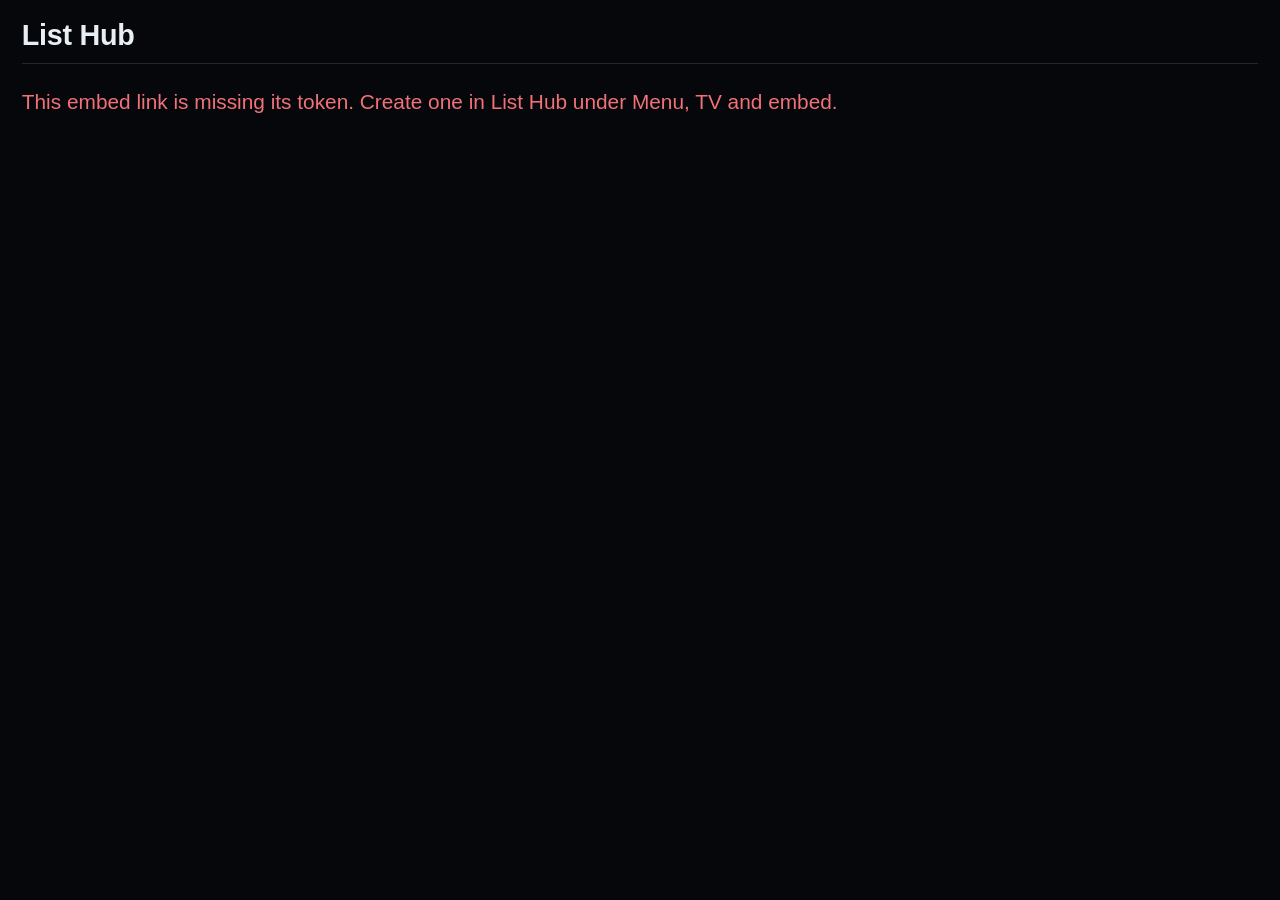
<file: embed.html>
<!DOCTYPE html>
<html lang="en">
<head>
  <meta charset="UTF-8">
  <meta name="viewport" content="width=device-width, initial-scale=1, viewport-fit=cover">
  <meta name="referrer" content="no-referrer">
  <meta name="robots" content="noindex, nofollow">
  <meta name="theme-color" content="#05070a">
  <title>List Hub</title>
  <meta name="list-hub-build" content="lh8-embed">
  <link rel="preconnect" href="https://dphkvcdohqsvefbdhsfx.supabase.co" crossorigin>
  <link rel="stylesheet" href="embed.css">
  <script src="categories.js" defer></script>
  <script src="embed.js" defer></script>
</head>
<body class="theme-dark">
  <main id="embed" class="embed" aria-live="polite">
    <header class="e-head">
      <h1 id="e-title">List</h1>
      <div class="e-meta"><span id="e-count"></span><span id="e-updated"></span></div>
    </header>
    <div id="e-msg" class="e-msg">Loading the list…</div>
    <div id="e-list" class="e-list"></div>
  </main>
</body>
</html>
</file>
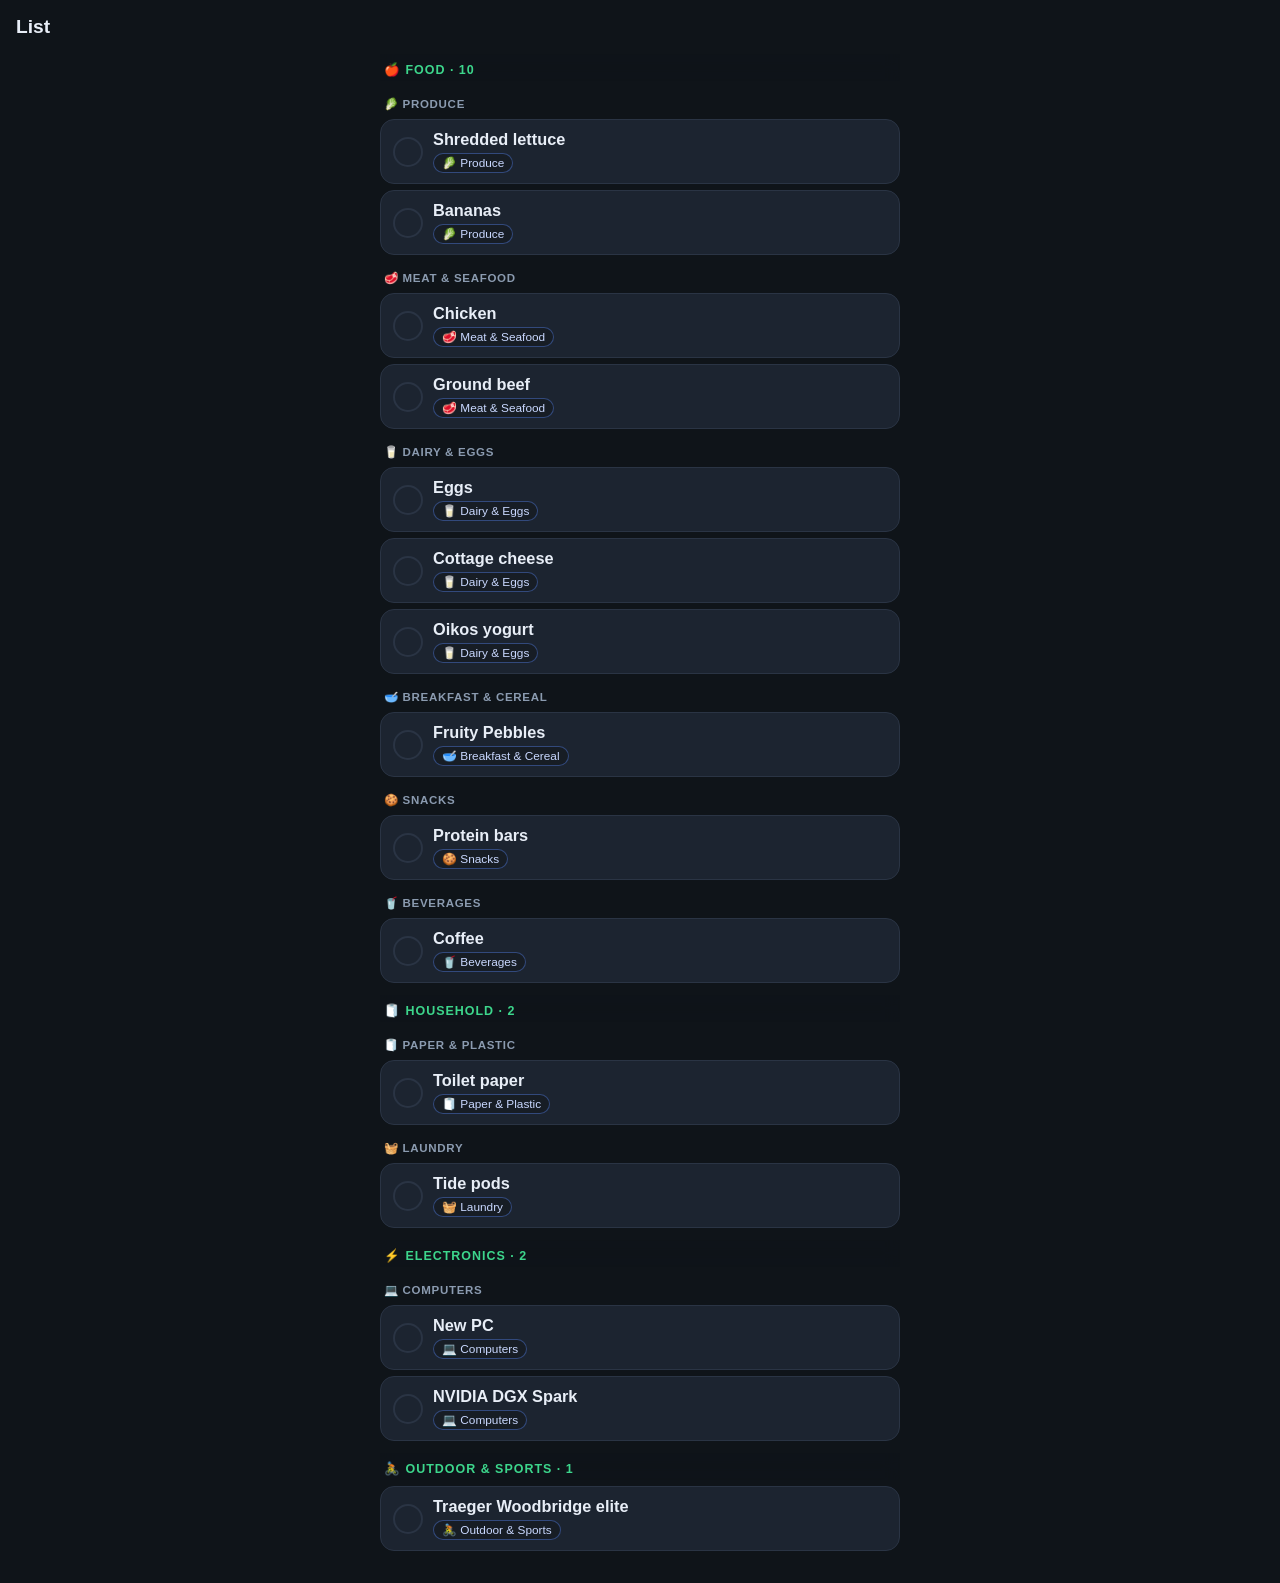
<file: tests/preview.html>
<!DOCTYPE html>
<html lang="en">
<head>
  <meta charset="UTF-8">
  <meta name="viewport" content="width=device-width, initial-scale=1, viewport-fit=cover">
  <title>List Hub · category preview</title>
  <link rel="stylesheet" href="../styles.css">
  <style>
    body { padding: 16px; padding-bottom: 32px; }
    #items { max-width: 520px; margin: 0 auto; }
    h1 { font-size: 1.2rem; margin: 0 0 12px; }
  </style>
</head>
<body>
  <h1>List</h1>
  <main id="items" class="items"></main>
  <script src="../categories.js"></script>
  <script>
    window.__previewErrors = [];
    window.onerror = function (msg) { window.__previewErrors.push(String(msg)); };
    var items = [
      { id: "1", name: "Shredded lettuce", category: "Food", status: "needed" },
      { id: "2", name: "Bananas", category: "Food", status: "needed" },
      { id: "3", name: "Chicken", category: "Food", status: "needed" },
      { id: "4", name: "Ground beef", category: "Food", status: "needed" },
      { id: "5", name: "Eggs", category: "Food", status: "needed" },
      { id: "6", name: "Cottage cheese", category: "Food", status: "needed" },
      { id: "7", name: "Oikos yogurt", category: "Food", status: "needed" },
      { id: "8", name: "Coffee", category: "Food", status: "needed" },
      { id: "9", name: "Fruity Pebbles", category: "Other", status: "needed" },
      { id: "10", name: "Protein bars", category: "Other", status: "needed" },
      { id: "11", name: "Tide pods", category: "Household", status: "needed" },
      { id: "12", name: "Toilet paper", category: "Household", status: "needed" },
      { id: "13", name: "New PC", category: "Electronics", status: "needed" },
      { id: "14", name: "NVIDIA DGX Spark", category: "Electronics", status: "needed" },
      { id: "15", name: "Traeger Woodbridge elite", category: "Household", category_source: "user", status: "needed" }
    ];
    function renderItem(e) {
      var cat = LHCats.resolveItem(e);
      return '<article class="item" data-id="' + e.id + '"><button class="check-btn" type="button">✓</button><div class="item-body"><div class="item-name">' +
        e.name + '</div><div class="item-meta"><span class="badge cat">' +
        (cat.subEmoji || cat.emoji) + " " + (cat.chip || cat.section) + "</span></div></div></article>";
    }
    document.getElementById("items").innerHTML = LHCats.renderGroups(items, renderItem);
    window.__previewReady = true;
    window.__previewGroups = LHCats.groupItems(items);
  </script>
</body>
</html>
</file>
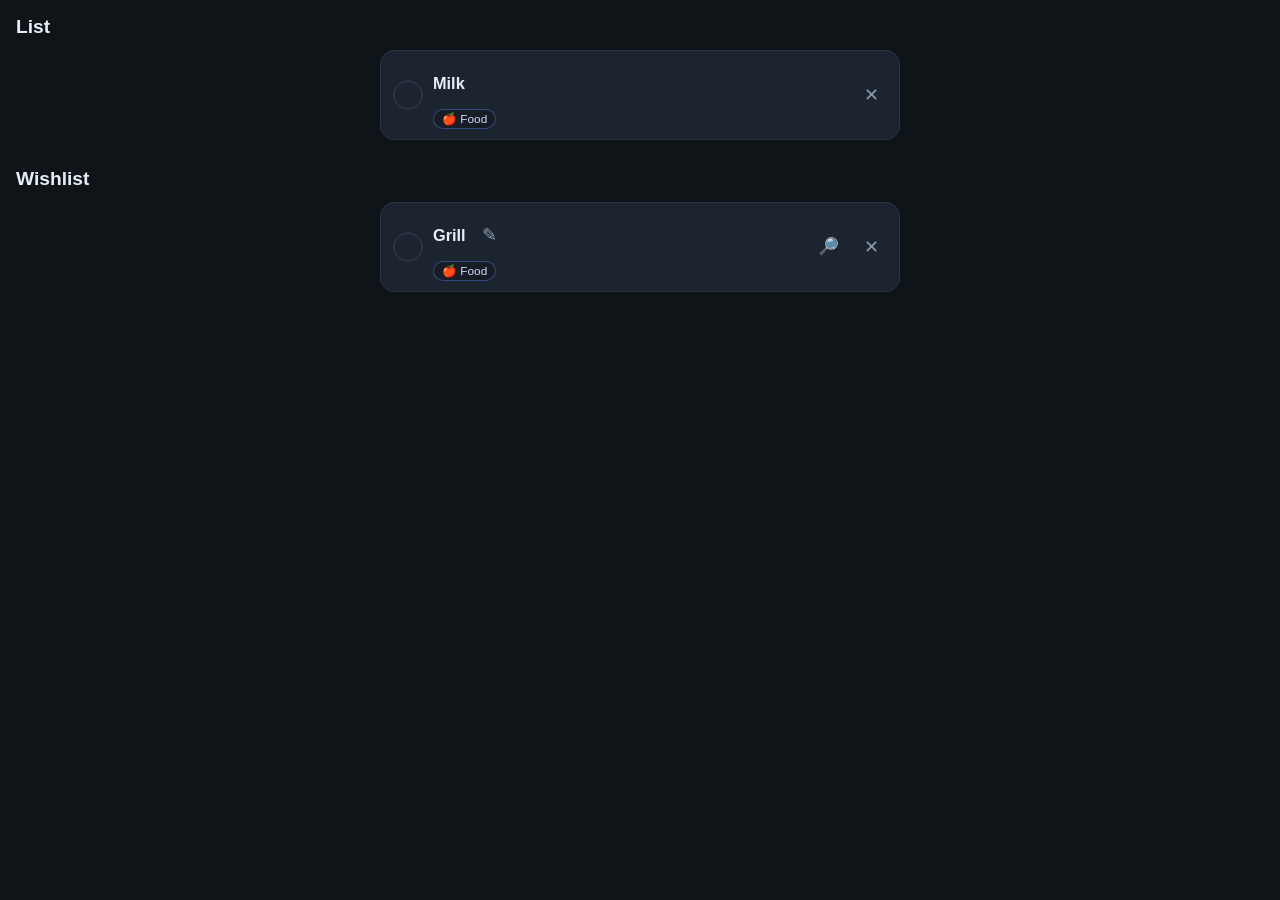
<file: tests/rename-preview.html>
<!DOCTYPE html>
<html lang="en">
<head>
  <meta charset="UTF-8">
  <meta name="viewport" content="width=device-width, initial-scale=1, viewport-fit=cover">
  <title>List Hub · rename preview</title>
  <link rel="stylesheet" href="../styles.css">
  <style>
    body { padding: 16px; padding-bottom: 32px; }
    #list, #wish { max-width: 520px; margin: 0 auto 28px; }
    h1 { font-size: 1.2rem; margin: 0 0 12px; }
  </style>
</head>
<body>
  <h1>List</h1>
  <main id="list" class="items"></main>
  <h1>Wishlist</h1>
  <main id="wish" class="items"></main>
  <p id="status" class="status" aria-live="polite"></p>
  <script src="../rename-item.js"></script>
  <script>
    function esc(s) {
      return String(s).replace(/&/g, "&amp;").replace(/</g, "&lt;").replace(/>/g, "&gt;").replace(/"/g, "&quot;");
    }
    function mockClient() {
      return {
        from: function () {
          return {
            update: function () {
              return { eq: function () { return Promise.resolve({ error: null }); } };
            }
          };
        }
      };
    }
    function articleHtml(item, wish) {
      return '<article class="item' + (wish ? " wish-item" : "") + '" data-id="' + item.id + '">' +
        '<button class="check-btn" type="button" data-act="toggle" aria-label="Got it">✓</button>' +
        '<div class="item-body"' + (wish ? ' data-act="detail" role="button" tabindex="0"' : "") + '>' +
        LHRename.nameRowHtml(item.name, wish, esc) +
        '<div class="item-meta"><span class="badge cat">🍎 Food</span></div></div>' +
        (wish ? '<button class="find-btn" type="button" data-act="findopts" aria-label="Find options">🔎</button>' : "") +
        '<button class="x-btn" type="button" data-act="del" aria-label="Delete">✕</button></article>';
    }
    var listItem = { id: "list-1", name: "Milk", status: "needed", qty: "1" };
    var wishItem = { id: "wish-1", name: "Grill", status: "needed" };
    function render() {
      var list = document.getElementById("list");
      var wish = document.getElementById("wish");
      list.innerHTML = articleHtml(listItem, false);
      wish.innerHTML = articleHtml(wishItem, true);
      LHRename.attachRename(list.querySelector(".item"), listItem, { client: mockClient(), wish: false, onChange: render });
      LHRename.attachRename(wish.querySelector(".item"), wishItem, { client: mockClient(), wish: true, onChange: render });
    }
    render();
    window.__previewReady = true;
  </script>
</body>
</html>
</file>
<file: embed.css>
/* List Hub embed widget. Large type, dark-room friendly by default. */
:root {
  --bg: #05070a;
  --panel: #0d1218;
  --line: #1e2732;
  --text: #e9eef5;
  --muted: #8796a8;
  --accent: #3dd68c;
  --chip: #18212c;
  --chip-text: #b8c5d6;
  --danger: #f07178;
  --fs: clamp(18px, 1.55vw, 40px);
}
body.theme-light {
  --bg: #f6f7f9;
  --panel: #ffffff;
  --line: #dde2e8;
  --text: #111820;
  --muted: #5b6878;
  --accent: #108a52;
  --chip: #eef1f5;
  --chip-text: #334253;
  --danger: #b4232f;
}
* { box-sizing: border-box; }
html, body { margin: 0; height: 100%; }
body {
  background: var(--bg);
  color: var(--text);
  font-family: "SF Pro Text", -apple-system, BlinkMacSystemFont, "Segoe UI", Roboto, Helvetica, Arial, sans-serif;
  font-size: var(--fs);
  line-height: 1.25;
  -webkit-font-smoothing: antialiased;
  overflow: hidden;
}
.embed {
  height: 100%;
  overflow-y: auto;
  padding: 0.9em 1.1em 1.4em;
  scrollbar-width: none;
}
.embed::-webkit-scrollbar { display: none; }
.e-head {
  display: flex;
  align-items: baseline;
  justify-content: space-between;
  gap: 1em;
  flex-wrap: wrap;
  padding-bottom: 0.45em;
  margin-bottom: 0.6em;
  border-bottom: 1px solid var(--line);
}
.e-head h1 {
  margin: 0;
  font-size: 1.45em;
  font-weight: 700;
  letter-spacing: -0.01em;
}
.e-meta {
  display: flex;
  gap: 1em;
  color: var(--muted);
  font-size: 0.72em;
  font-variant-numeric: tabular-nums;
}
.e-msg {
  margin: 1.2em 0;
  color: var(--muted);
  font-size: 1.05em;
  max-width: 40em;
}
.e-msg.error { color: var(--danger); }
.e-msg.offline { font-size: 0.72em; margin: 0 0 0.6em; }
.e-msg[hidden] { display: none; }
.e-list {
  column-width: 15em;
  column-gap: 1.6em;
  column-fill: balance;
}
.e-group {
  margin: 0 0 0.9em;
}
/* sections may continue in the next column; a heading never sits alone at the bottom */
.e-sec, .e-sub { break-after: avoid-column; break-inside: avoid; }
.e-sec {
  display: flex;
  justify-content: space-between;
  align-items: baseline;
  margin: 0 0 0.2em;
  font-size: 0.82em;
  font-weight: 700;
  color: var(--accent);
  text-transform: uppercase;
  letter-spacing: 0.04em;
}
.e-n { color: var(--muted); font-weight: 600; }
.e-sub {
  margin: 0.45em 0 0.1em;
  font-size: 0.68em;
  font-weight: 600;
  color: var(--muted);
  text-transform: uppercase;
  letter-spacing: 0.05em;
}
.e-items { list-style: none; margin: 0; padding: 0; }
.e-item {
  display: flex;
  align-items: baseline;
  justify-content: space-between;
  gap: 0.6em;
  padding: 0.22em 0;
  border-bottom: 1px solid var(--line);
  break-inside: avoid;
}
.e-name { font-weight: 600; overflow-wrap: anywhere; }
.e-tags { display: flex; gap: 0.35em; flex-shrink: 0; }
.e-qty, .e-store {
  font-size: 0.62em;
  padding: 0.15em 0.55em;
  border-radius: 999px;
  background: var(--chip);
  color: var(--chip-text);
  white-space: nowrap;
}
/* title=0: only the list (heading row is hidden in embed.js) */
.e-head[hidden] { display: none; }

/* bg=transparent: no page fill at all, so the dashboard behind shows through.
   text=light (for dark dashboards) or text=dark (for light dashboards) sets the palette;
   a soft text shadow and see-through rules keep rows readable on busy backgrounds. */
html.bg-transparent,
body.bg-transparent,
body.bg-transparent .embed,
body.bg-transparent .e-list,
body.bg-transparent .e-group { background: transparent; }
body.bg-transparent.text-light {
  --text: #ffffff;
  --muted: rgba(255, 255, 255, 0.78);
  --accent: #5ef0a6;
  --line: rgba(255, 255, 255, 0.2);
  --chip: rgba(0, 0, 0, 0.38);
  --chip-text: #ffffff;
  --danger: #ff9aa0;
  text-shadow: 0 1px 2px rgba(0, 0, 0, 0.75), 0 0 6px rgba(0, 0, 0, 0.35);
}
body.bg-transparent.text-dark {
  --text: #0b1015;
  --muted: rgba(10, 16, 22, 0.74);
  --accent: #0a7444;
  --line: rgba(10, 16, 22, 0.18);
  --chip: rgba(255, 255, 255, 0.6);
  --chip-text: #16222e;
  --danger: #a3141f;
  text-shadow: 0 1px 1px rgba(255, 255, 255, 0.7), 0 0 5px rgba(255, 255, 255, 0.4);
}
body.bg-transparent .e-qty, body.bg-transparent .e-store { text-shadow: none; }

.e-qty { font-variant-numeric: tabular-nums; font-weight: 700; }
@media (max-width: 520px) {
  .e-list { column-width: auto; column-count: 1; }
}
</file>
<file: styles.css>
:root {
    --bg: #0f1419;
    --bg2: #171d25;
    --card: #1c2430;
    --line: #2a3444;
    --text: #e8eef7;
    --muted: #8b9bb0;
    --accent: #3dd68c;
    --accent2: #5b8cff;
    --warn: #f5a524;
    --danger: #f07178;
    --radius: 14px;
    --safe-b: env(safe-area-inset-bottom, 0px);
    --safe-t: env(safe-area-inset-top, 0px);
    font-family: "SF Pro Text", -apple-system, BlinkMacSystemFont, "Segoe UI", Roboto, Helvetica, Arial, sans-serif
}

* {
    box-sizing: border-box
}

html,
body {
    margin: 0;
    padding: 0;
    background: var(--bg);
    color: var(--text);
    min-height: 100%
}

body {
    padding-bottom: calc(16px + var(--safe-b));
    -webkit-tap-highlight-color: transparent
}

button,
input,
select {
    font: inherit;
    color: inherit
}

.hidden {
    display: none !important
}

.screen {
    min-height: 100dvh
}

.gate {
    display: grid;
    place-items: center;
    padding: 24px;
    padding-top: calc(24px + var(--safe-t));
    background: radial-gradient(900px 400px at 20% -10%, rgba(61, 214, 140, .18), transparent 60%), radial-gradient(700px 360px at 100% 0%, rgba(91, 140, 255, .16), transparent 55%), var(--bg)
}

.gate-card {
    width: min(400px, 100%);
    background: var(--card);
    border: 1px solid var(--line);
    border-radius: 20px;
    padding: 26px 22px;
    box-shadow: 0 20px 50px rgba(0, 0, 0, .35)
}

.logo {
    font-size: 42px;
    text-align: center
}

.gate-card h1 {
    margin: 8px 0 4px;
    text-align: center;
    font-size: 1.6rem
}

.sub {
    text-align: center;
    color: var(--muted);
    margin: 0 0 18px
}

.field {
    display: grid;
    gap: 8px;
    margin-bottom: 14px
}

.field span {
    color: var(--muted);
    font-size: .9rem
}

.field input,
.add-form input,
.add-form select,
.sel {
    width: 100%;
    background: var(--bg2);
    border: 1px solid var(--line);
    border-radius: 12px;
    padding: 12px 14px;
    outline: none;
    font-size: 16px
}

.field input:focus,
.add-form input:focus,
.add-form select:focus {
    border-color: var(--accent2)
}

.error {
    color: var(--danger);
    margin: 12px 0 0;
    font-size: .92rem
}

.info {
    color: var(--accent);
    margin: 12px 0 0;
    font-size: .92rem
}

.magic-sent {
    background: rgba(52, 211, 153, .12);
    border: 1px solid rgba(52, 211, 153, .45);
    border-radius: 12px;
    padding: 12px 14px;
    margin: 12px 0 0;
    line-height: 1.4
}

.magic-sent strong {
    display: block;
    color: var(--accent);
    font-size: 1rem
}

.magic-sent p {
    margin: 6px 0 10px;
    color: var(--muted);
    font-size: .9rem
}

.note {
    background: rgba(91, 140, 255, .12);
    border: 1px solid rgba(91, 140, 255, .35);
    color: #c9d8ff;
    border-radius: 12px;
    padding: 10px 12px;
    font-size: .88rem;
    line-height: 1.4;
    margin: 12px 0 0
}

.hint {
    color: var(--muted);
    font-size: .8rem;
    margin: 10px 0 0;
    line-height: 1.35
}

.auth-tabs {
    display: grid;
    grid-template-columns: 1fr 1fr;
    gap: 6px;
    background: var(--bg2);
    padding: 4px;
    border-radius: 12px;
    border: 1px solid var(--line);
    margin-bottom: 16px
}

.auth-tab {
    border: 0;
    background: transparent;
    color: var(--muted);
    border-radius: 10px;
    padding: 9px 8px;
    cursor: pointer;
    font-weight: 600
}

.auth-tab.active {
    background: var(--card);
    color: var(--text)
}

.btn {
    border: 1px solid var(--line);
    background: var(--bg2);
    border-radius: 12px;
    padding: 11px 14px;
    cursor: pointer
}

.btn:active {
    transform: scale(.98)
}

.btn:disabled {
    opacity: .5;
    cursor: default
}

.btn.primary {
    background: var(--accent);
    color: #062214;
    border-color: transparent;
    font-weight: 700;
    width: 100%
}

.btn.wide {
    width: 100%;
    margin-top: 8px
}

.btn.accent {
    background: rgba(245, 165, 36, .16);
    color: var(--warn);
    border-color: rgba(245, 165, 36, .35)
}

.btn.ghost {
    background: transparent;
    color: var(--muted)
}

.btn.sm {
    padding: 8px 12px;
    font-size: .9rem;
    width: auto
}

.btn.danger {
    background: rgba(240, 113, 120, .12);
    color: var(--danger);
    border-color: rgba(240, 113, 120, .3)
}

.btn.icon {
    width: 46px;
    height: 46px;
    padding: 0;
    flex: 0 0 auto;
    display: grid;
    place-items: center;
    font-size: 1.15rem
}

.btn.icon.listening {
    border-color: var(--danger);
    background: #c0392b;
    color: #fff
}

.splash {
    display: grid;
    place-items: center;
    min-height: 100dvh;
    color: var(--muted);
    gap: 10px;
    text-align: center
}

.spin {
    width: 28px;
    height: 28px;
    border: 3px solid var(--line);
    border-top-color: var(--accent);
    border-radius: 50%;
    animation: sp 0.8s linear infinite;
    margin: 0 auto 10px
}

@keyframes sp {
    to {
        transform: rotate(360deg)
    }
}

.app {
    max-width: 720px;
    margin: 0 auto;
    padding: 12px 14px 120px;
    padding-top: calc(12px + var(--safe-t))
}

.top {
    display: flex;
    justify-content: space-between;
    align-items: center;
    gap: 10px;
    margin-bottom: 12px
}

.top h1 {
    margin: 0;
    font-size: 1.25rem;
    letter-spacing: -.02em
}

.meta {
    margin: 2px 0 0;
    color: var(--muted);
    font-size: .82rem
}

.top-actions {
    display: flex;
    gap: 6px;
    align-items: center;
    flex-wrap: nowrap;
    justify-content: flex-end;
    flex: 0 0 auto
}

.tabs {
    display: grid;
    grid-template-columns: 1fr 1fr;
    gap: 8px;
    background: var(--bg2);
    padding: 6px;
    border-radius: 14px;
    border: 1px solid var(--line);
    margin-bottom: 12px
}

.tab {
    border: 0;
    background: transparent;
    color: var(--muted);
    border-radius: 10px;
    padding: 10px 8px;
    cursor: pointer;
    font-weight: 650
}

.tab.active {
    background: var(--card);
    color: var(--text)
}

.tab .n {
    opacity: .7;
    font-weight: 500;
    margin-left: 4px
}

.trip-banner {
    display: flex;
    align-items: center;
    justify-content: space-between;
    gap: 10px;
    background: linear-gradient(90deg, rgba(61, 214, 140, .16), rgba(91, 140, 255, .12));
    border: 1px solid rgba(61, 214, 140, .4);
    border-radius: 12px;
    padding: 10px 12px;
    margin-bottom: 10px;
    font-weight: 600
}

.add-form {
    background: var(--card);
    border: 1px solid var(--line);
    border-radius: var(--radius);
    padding: 12px;
    margin-bottom: 10px;
    display: grid;
    gap: 10px
}

.name-row {
    display: flex;
    gap: 8px;
    align-items: center
}

.name-row>input {
    flex: 1;
    min-width: 0;
    font-size: 1.05rem
}

.name-row .btn.primary {
    width: auto;
    padding: 0 16px;
    height: 46px
}

.more-row {
    display: grid;
    grid-template-columns: 80px 1fr auto;
    gap: 8px;
    align-items: center
}

.more-toggle {
    background: none;
    border: 0;
    color: var(--muted);
    font-size: .8rem;
    text-align: left;
    padding: 0;
    cursor: pointer
}

.discreet {
    display: flex;
    align-items: center;
    gap: 6px;
    color: var(--muted);
    font-size: .85rem;
    white-space: nowrap
}

.discreet input {
    width: auto;
    accent-color: var(--accent2)
}

.chips {
    display: flex;
    flex-wrap: wrap;
    gap: 6px
}

.chip-btn {
    border: 1px solid var(--line);
    background: var(--bg2);
    color: var(--text);
    border-radius: 999px;
    padding: 7px 11px;
    cursor: pointer;
    font-size: .85rem
}

.chip-btn.on,
.chip-btn.confirm {
    border-color: rgba(61, 214, 140, .55);
    background: rgba(61, 214, 140, .14)
}

.chip-btn.cancel {
    color: var(--muted)
}

.status {
    min-height: 1.2em;
    color: var(--muted);
    font-size: .85rem;
    margin: 0 0 8px
}

.toast {
    position: fixed;
    left: 50%;
    bottom: calc(84px + var(--safe-b));
    transform: translateX(-50%);
    background: var(--card);
    border: 1px solid var(--line);
    color: var(--text);
    padding: 10px 14px;
    border-radius: 14px;
    z-index: 60;
    font-size: .9rem;
    box-shadow: 0 10px 30px rgba(0, 0, 0, .35);
    max-width: min(92vw, 440px);
    text-align: center;
    pointer-events: none
}

#sheet:not(.hidden)~.toast,
body:has(#sheet:not(.hidden)) .toast {
    bottom: auto;
    top: calc(12px + env(safe-area-inset-top, 0px))
}

.items {
    display: grid;
    gap: 8px
}

.group {
    display: grid;
    gap: 6px
}

.group-title {
    position: sticky;
    top: 0;
    z-index: 2;
    background: rgba(15, 20, 25, .92);
    backdrop-filter: blur(8px);
    -webkit-backdrop-filter: blur(8px);
    padding: 8px 4px 4px;
    margin-top: 4px;
    color: var(--accent);
    font-size: .78rem;
    letter-spacing: .08em;
    text-transform: uppercase;
    font-weight: 700;
    display: flex;
    justify-content: space-between;
    align-items: center
}

.subhead {
    color: var(--muted);
    font-size: .72rem;
    letter-spacing: .06em;
    text-transform: uppercase;
    font-weight: 650;
    padding: 8px 4px 2px;
    margin-top: 2px
}

.cat-sec {
    margin-bottom: 14px
}

.cat-sec-title {
    color: var(--accent);
    font-size: .75rem;
    letter-spacing: .08em;
    text-transform: uppercase;
    font-weight: 700;
    padding: 4px 2px 8px
}

.item {
    background: var(--card);
    border: 1px solid var(--line);
    border-radius: var(--radius);
    padding: 10px 12px;
    display: flex;
    gap: 10px;
    align-items: center
}

.item.checked {
    opacity: .6
}

.item.checked .item-name {
    text-decoration: line-through;
    color: var(--muted)
}

.check-btn {
    width: 30px;
    height: 30px;
    border-radius: 999px;
    border: 2px solid var(--line);
    background: transparent;
    cursor: pointer;
    flex: 0 0 auto;
    display: grid;
    place-items: center;
    color: transparent;
    font-size: 15px;
    font-weight: 800;
    padding: 0
}

.item.checked .check-btn,
.check-btn.on {
    background: var(--accent);
    border-color: var(--accent);
    color: #062214
}

.item-body {
    flex: 1;
    min-width: 0
}

.item-name {
    font-weight: 650;
    font-size: 1.02rem;
    word-break: break-word
}

.item-name-row {
    display: flex;
    flex-wrap: wrap;
    align-items: center;
    gap: 2px;
    min-width: 0
}

.item-name-btn {
    display: block;
    width: 100%;
    text-align: left;
    background: transparent;
    border: 0;
    padding: 10px 0;
    min-height: 44px;
    cursor: pointer;
    color: inherit;
    font: inherit;
    font-weight: 650;
    font-size: 1.02rem;
    word-break: break-word
}

.rename-btn {
    flex: 0 0 auto;
    width: 44px;
    height: 44px;
    min-width: 44px;
    min-height: 44px;
    padding: 0;
    border: 0;
    background: transparent;
    color: var(--muted);
    cursor: pointer;
    display: grid;
    place-items: center;
    font-size: 1.15rem;
    line-height: 1
}

.rename-input {
    width: 100%;
    min-height: 44px;
    background: var(--bg2);
    border: 1px solid var(--accent2);
    border-radius: 10px;
    padding: 8px 10px;
    outline: none;
    font: inherit;
    font-weight: 650;
    font-size: 1.02rem
}

.rename-hint {
    display: block;
    flex: 1 0 100%;
    width: 100%;
    max-width: 100%;
    box-sizing: border-box;
    color: var(--danger);
    font-size: .8rem;
    line-height: 1.35;
    margin-top: 4px
}

.item-meta {
    color: var(--muted);
    font-size: .8rem;
    margin-top: 4px;
    display: flex;
    flex-wrap: wrap;
    gap: 6px;
    align-items: center
}

.badge {
    display: inline-flex;
    align-items: center;
    gap: 4px;
    background: var(--bg2);
    border: 1px solid var(--line);
    border-radius: 999px;
    padding: 2px 8px;
    font-size: .74rem
}

.badge.cat {
    cursor: pointer;
    border-color: rgba(91, 140, 255, .4);
    color: #c9d8ff
}

.badge.cat.guess {
    border-style: dashed
}

.badge.discreet {
    color: #c9d8ff;
    border-color: rgba(91, 140, 255, .4)
}

.x-btn {
    background: transparent;
    border: 0;
    color: var(--muted);
    font-size: 1.1rem;
    padding: 6px 8px;
    cursor: pointer;
    flex: 0 0 auto
}

.empty {
    text-align: center;
    color: var(--muted);
    padding: 32px 12px;
    border: 1px dashed var(--line);
    border-radius: var(--radius)
}

.bottom-bar {
    position: fixed;
    left: 0;
    right: 0;
    bottom: 0;
    padding: 10px 14px calc(10px + var(--safe-b));
    background: linear-gradient(180deg, rgba(15, 20, 25, 0), rgba(15, 20, 25, .96) 30%);
    z-index: 20;
    display: flex;
    justify-content: center;
    align-items: stretch;
    gap: 8px
}

.bottom-bar .btn {
    width: auto;
    flex: 1 1 0;
    max-width: 340px;
    font-weight: 700
}

.modal {
    position: fixed;
    inset: 0;
    background: rgba(0, 0, 0, .65);
    display: grid;
    place-items: end center;
    z-index: 50;
    padding: 12px
}

.modal-card {
    width: min(560px, 100%);
    max-height: calc(100dvh - 24px - var(--safe-t));
    overflow: auto;
    background: var(--card);
    border: 1px solid var(--line);
    border-radius: 18px;
    padding: 14px;
    margin-bottom: var(--safe-b)
}

.modal-top {
    display: flex;
    justify-content: space-between;
    align-items: center;
    margin-bottom: 10px;
    gap: 8px
}

.sheet-foot {
    position: sticky;
    bottom: -14px;
    background: var(--card);
    padding: 10px 0 4px;
    display: grid;
    gap: 8px
}

.pick {
    display: flex;
    align-items: center;
    gap: 10px;
    padding: 10px 4px;
    border-bottom: 1px solid var(--line);
    cursor: pointer
}

.pick:last-child {
    border-bottom: 0
}

.pick .item-name {
    font-weight: 600
}

.cat-grid {
    display: grid;
    grid-template-columns: 1fr 1fr;
    gap: 8px
}

#scan-video {
    width: 100%;
    max-height: 50vh;
    background: #000;
    border-radius: 12px;
    object-fit: cover;
    display: block
}

.scan-wrap {
    position: relative;
    width: 100%;
    overflow: hidden;
    border-radius: 12px
}

#lh-scan-guide {
    position: absolute;
    left: 10%;
    right: 10%;
    top: 32%;
    bottom: 32%;
    border: 3px solid #2ecc71;
    border-radius: 10px;
    box-shadow: 0 0 0 9999px rgba(0, 0, 0, .35);
    pointer-events: none
}

#lh-scan-guide:after {
    content: "";
    position: absolute;
    left: 4%;
    right: 4%;
    top: 50%;
    height: 2px;
    background: rgba(231, 76, 60, .85)
}

#lh-scan-debug {
    font-size: 11px;
    opacity: .6;
    margin: 6px 0 0;
    font-family: ui-monospace, monospace
}

.soon {
    opacity: .55
}

.badge.who {
    color: #d7e4ff;
    border-color: rgba(91, 140, 255, .35)
}

.badge.deal {
    color: #b8f0d2;
    border-color: rgba(61, 214, 140, .45)
}

.badge.more {
    color: var(--muted)
}

.badge.search {
    color: #f5d48a;
    border-color: rgba(245, 165, 36, .45)
}

.find-btn {
    background: transparent;
    border: 0;
    font-size: 1.05rem;
    padding: 6px 4px;
    cursor: pointer;
    flex: 0 0 auto;
    line-height: 1;
    min-width: 36px;
    min-height: 36px
}

.req-card {
    background: rgba(91, 140, 255, .1);
    border: 1px solid rgba(91, 140, 255, .35);
    border-radius: 12px;
    padding: 12px;
    margin-bottom: 14px
}

.req-card.muted {
    background: var(--bg2);
    border-color: var(--line)
}

.req-k {
    font-size: .74rem;
    letter-spacing: .04em;
    text-transform: uppercase;
    color: var(--muted);
    margin-bottom: 4px
}

.req-status {
    font-weight: 650;
    line-height: 1.35
}

.req-sum,
.req-card .item-meta {
    color: var(--muted);
    font-size: .85rem;
    margin-top: 6px
}

.req-actions {
    display: flex;
    gap: 8px;
    flex-wrap: wrap;
    margin-top: 10px
}

.req-actions .btn {
    width: auto
}

.freq-row {
    display: grid;
    grid-template-columns: 1fr 1fr 1fr;
    gap: 8px;
    margin-top: 6px
}

.freq-row .chip-btn {
    border-radius: 12px;
    padding: 10px 8px;
    font-weight: 650
}

.item.wish-item .item-body {
    cursor: pointer;
    -webkit-tap-highlight-color: rgba(91, 140, 255, .18)
}

.detail-head {
    display: grid;
    gap: 8px;
    margin-bottom: 12px
}

.detail-row {
    display: flex;
    justify-content: space-between;
    gap: 12px;
    align-items: baseline;
    font-size: .92rem
}

.detail-k {
    color: var(--muted);
    flex: 0 0 auto
}

.detail-v {
    text-align: right;
    word-break: break-word
}

.deal-card {
    background: rgba(61, 214, 140, .1);
    border: 1px solid rgba(61, 214, 140, .35);
    border-radius: 12px;
    padding: 12px;
    margin-bottom: 14px
}

.deal-card.muted {
    background: var(--bg2);
    border-color: var(--line);
    color: var(--muted)
}

.deal-price {
    font-weight: 750;
    font-size: 1.05rem
}

.deal-sub,
.deal-cmp,
.find-notes {
    color: var(--muted);
    font-size: .85rem;
    margin: 4px 0 0;
    line-height: 1.35
}

.deal-link,
.link-list a {
    display: inline-block;
    margin-top: 8px;
    color: #9cbcff;
    word-break: break-all
}

.link-list {
    display: grid;
    gap: 6px;
    margin: -6px 0 12px
}

.wish-form .field {
    margin-bottom: 10px
}

.wish-form textarea,
.wish-form input,
.wish-form select,
.sel {
    width: 100%;
    background: var(--bg2);
    border: 1px solid var(--line);
    border-radius: 12px;
    padding: 12px 14px;
    outline: none;
    font-size: 16px;
    color: inherit
}

.wish-form textarea {
    resize: vertical;
    min-height: 72px
}

.find-grid {
    display: grid;
    grid-template-columns: 1fr 1fr;
    gap: 8px
}

.finds-block {
    margin-top: 8px;
    padding-top: 4px
}

.find-card {
    background: var(--bg2);
    border: 1px solid var(--line);
    border-radius: 12px;
    padding: 10px 12px;
    margin-bottom: 8px
}

.find-top {
    display: flex;
    justify-content: space-between;
    gap: 10px;
    align-items: flex-start
}

.find-price {
    color: var(--accent);
    font-weight: 750;
    white-space: nowrap
}

.find-actions {
    display: flex;
    gap: 8px;
    margin-top: 8px;
    flex-wrap: wrap
}

.find-actions .btn {
    width: auto
}

@media (max-width: 420px) {
    .more-row {
        grid-template-columns: 1fr;
    }
    .find-grid {
        grid-template-columns: 1fr;
    }
}
/* Recipe link import */
.add-extras {
    display: flex;
    justify-content: space-between;
    align-items: center;
    gap: 8px;
    flex-wrap: wrap
}

.recipe-btn {
    background: none;
    border: 1px solid rgba(61, 214, 140, .45);
    color: var(--accent);
    border-radius: 999px;
    font-size: .8rem;
    padding: 5px 10px;
    cursor: pointer;
    white-space: nowrap
}

.rc-input {
    width: 100%;
    min-height: 96px;
    resize: vertical;
    background: var(--bg2);
    border: 1px solid var(--line);
    border-radius: 12px;
    padding: 12px 14px;
    outline: none;
    font-size: 16px;
    color: inherit;
    font-family: inherit
}

.rc-input:focus {
    border-color: var(--accent2)
}

.rc-loading {
    text-align: center;
    color: var(--muted);
    padding: 26px 8px
}

.rc-title {
    font-weight: 700;
    font-size: 1.05rem;
    word-break: break-word
}

.rc-title a {
    color: inherit
}

.rc-sub {
    color: var(--muted);
    font-size: .82rem;
    margin: 4px 0 8px
}

.rc-tools {
    display: flex;
    gap: 6px;
    flex-wrap: wrap;
    margin: 4px 0 6px
}

.rc-list .pick .item-meta .badge.staple {
    color: var(--warn);
    border-color: rgba(245, 165, 36, .4)
}

.rc-list .pick .item-meta .badge.onlist {
    color: #c9d8ff;
    border-color: rgba(91, 140, 255, .4)
}

.rc-list .pick.off .item-name {
    color: var(--muted)
}

/* recently purchased awareness */
.item-last { font-size: 12px; color: var(--muted, #8a8f98); opacity: .8; margin-top: 3px; line-height: 1.3; }
.badge.bought { background: rgba(120, 140, 170, .14); color: var(--muted, #6b7280); }

/* AI agents / export */
.agent-sec {
    margin: 14px 0 8px
}
.agent-sec h3 {
    margin: 0 0 6px;
    font-size: 1rem
}
.agent-create {
    display: flex;
    gap: 8px;
    align-items: stretch
}
.agent-create input {
    flex: 1 1 0;
    min-width: 0;
    background: var(--bg2);
    border: 1px solid var(--line);
    border-radius: 12px;
    padding: 11px 12px;
    outline: none;
    font-size: 16px
}
.agent-create .btn {
    flex: 0 0 auto;
    white-space: nowrap;
    width: auto
}
.agent-once {
    background: rgba(245, 165, 36, .12);
    border: 1px solid rgba(245, 165, 36, .4);
    color: #f3d19a;
    border-radius: 12px;
    padding: 10px 12px;
    margin: 10px 0;
    font-size: .88rem;
    line-height: 1.4
}
.agent-token-value {
    display: block;
    margin: 8px 0;
    padding: 10px;
    background: var(--bg);
    border-radius: 10px;
    font-family: ui-monospace, SFMono-Regular, Menlo, Consolas, monospace;
    font-size: 13px;
    word-break: break-all;
    overflow-wrap: anywhere;
    color: var(--text)
}
.agent-row {
    display: flex;
    gap: 8px;
    align-items: flex-start;
    justify-content: space-between;
    border-bottom: 1px solid var(--line);
    padding: 10px 0
}
.agent-row:last-child {
    border-bottom: 0
}
.agent-row .meta {
    margin: 2px 0 0
}
.agent-row-main {
    flex: 1;
    min-width: 0
}
.agent-label {
    background: none;
    border: 0;
    border-bottom: 1px dashed var(--line);
    color: inherit;
    font: inherit;
    font-weight: 700;
    padding: 2px 0;
    cursor: pointer;
    text-align: left
}
.agent-label-pen {
    opacity: .6;
    font-weight: 400
}
.agent-label-form {
    display: flex;
    gap: 6px;
    align-items: center;
    flex-wrap: wrap
}
.agent-label-input {
    flex: 1;
    min-width: 120px;
    font-size: 16px;
    padding: 6px 8px;
    border-radius: 8px;
    border: 1px solid var(--line);
    background: var(--bg2);
    color: inherit
}
.agent-url,
.agent-instructions {
    width: 100%;
    min-height: 72px;
    resize: vertical;
    background: var(--bg2);
    border: 1px solid var(--line);
    border-radius: 12px;
    padding: 10px 12px;
    outline: none;
    font-size: 13px;
    line-height: 1.4;
    color: inherit;
    font-family: ui-monospace, SFMono-Regular, Menlo, Consolas, monospace;
    word-break: break-word
}
.agent-url {
    min-height: 0;
    height: auto;
    field-sizing: content
}
.agent-copy-row {
    display: flex;
    gap: 8px;
    margin-top: 8px;
    flex-wrap: wrap
}
.agent-copy-row a.btn {
    text-decoration: none;
    color: var(--text);
    width: auto
}
/* Household invites */
.invite-banner {
    background: rgba(61, 214, 140, .12);
    border: 1px solid rgba(61, 214, 140, .4);
    color: #c8f2dc;
    border-radius: 12px;
    padding: 10px 12px;
    font-size: .9rem;
    line-height: 1.4;
    margin: 0 0 14px;
    text-align: left
}
.invite-banner.bad {
    background: rgba(255, 107, 107, .1);
    border-color: rgba(255, 107, 107, .4);
    color: #ffd0d0
}
.invite-create,
.admin-create {
    flex-wrap: wrap
}
.invite-create input,
.admin-create input {
    flex: 1 1 160px
}
.admin-create {
    display: flex;
    gap: 8px
}
.admin-create input {
    min-width: 0;
    background: var(--bg2);
    border: 1px solid var(--line);
    border-radius: 12px;
    padding: 11px 12px;
    outline: none;
    font-size: 16px;
    color: inherit
}
.admin-create .btn,
.invite-create .btn {
    flex: 0 0 auto;
    width: auto
}
.invite-link {
    margin-top: 8px
}
.invite-actions {
    display: flex;
    gap: 6px;
    flex: 0 0 auto
}
@media (max-width: 420px) {
    .top-actions .btn.sm {
        padding: 8px 10px;
        font-size: .82rem
    }
    #setpw-btn {
        display: none !important
    }
    .bottom-bar .btn {
        font-size: .92rem;
        padding: 11px 8px
    }
}
</file>
